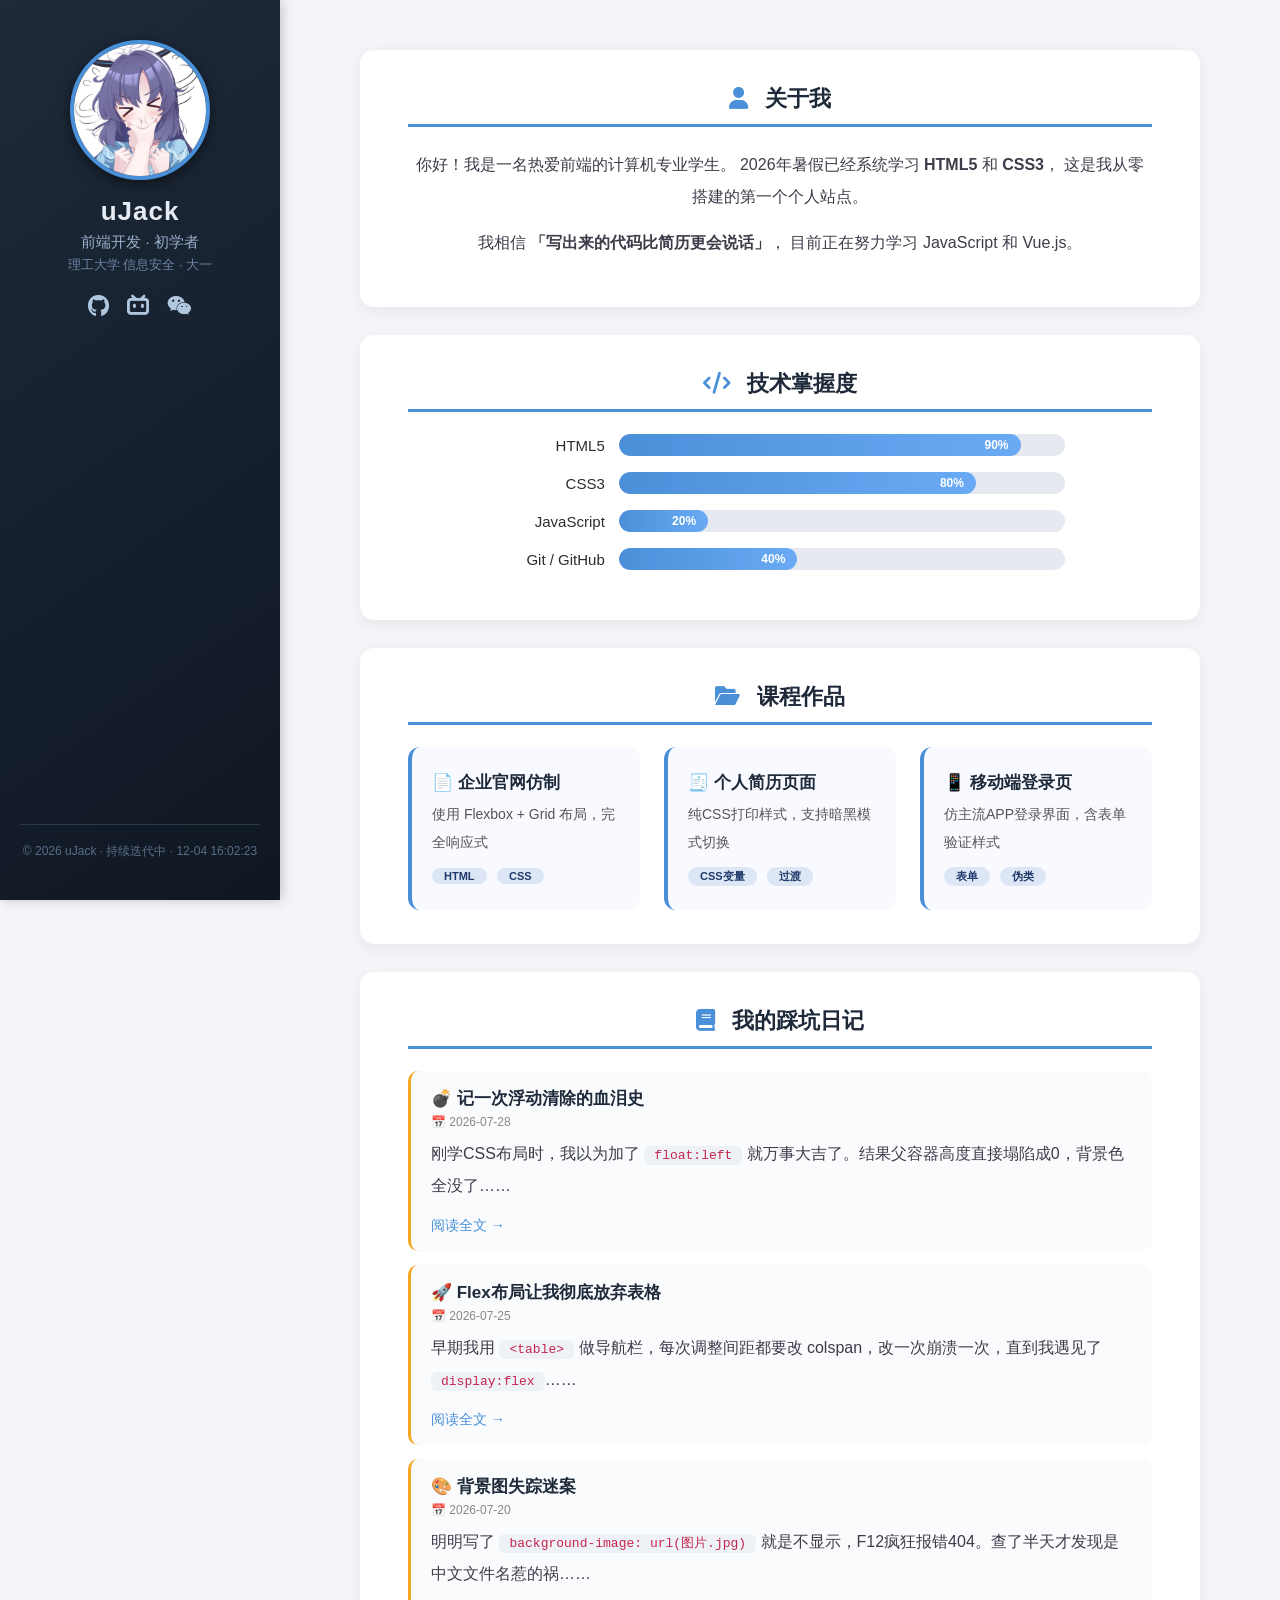
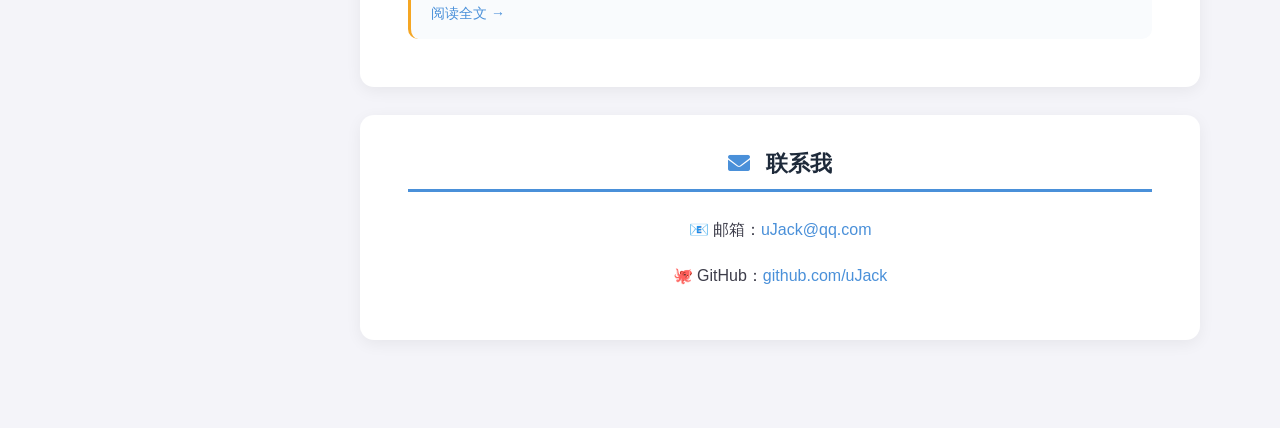
<file: index.html>
<!DOCTYPE html>
<html lang="zh-CN">
<head>
    <meta charset="UTF-8" />
    <meta name="viewport" content="width=device-width, initial-scale=1.0" />
    <title>uJack | 前端开发初学者</title>
    <!-- 引入外部CSS -->
    <link rel="stylesheet" href="style.css" />
    <!-- 引入Font Awesome图标库（免费图标） -->
    <link rel="stylesheet" href="https://cdnjs.cloudflare.com/ajax/libs/font-awesome/6.0.0-beta3/css/all.min.css" />
</head>
<body>

    <!-- ========== 左侧边栏（固定不动） ========== -->
    <header id="sidebar">
        <div class="avatar">
            <!-- 把 avatar.jpg 放在同目录下，或改成你的图片链接 -->
            <img src="avatar.jpg" alt="我的头像" />
        </div>
        <h1>uJack</h1>
        <p class="subtitle">前端开发 · 初学者</p>
        <p class="bio">理工大学 信息安全 · 大一</p>

        <!-- 社交链接（换成你的真实账号） -->
        <ul class="social-links">
            <li><a href="https://github.com/jiang9wen4jie" target="_blank"><i class="fab fa-github"></i></a></li>
            <li><a href="#" target="_blank"><i class="fab fa-bilibili"></i></a></li>
            <li><a href="images/wechat.jpg" target="_blank"><i class="fab fa-weixin"></i></a></li>
        </ul>

        <!-- 底部版权 -->
       <footer class="sidebar-footer">
    <p id="footer-time"></p>
</footer>
    </header>

    <!-- ========== 右侧主内容（可滚动） ========== -->
    <main id="main-content">

        <!-- 区段1：关于我 -->
        <section class="section">
            <h2><i class="fas fa-user"></i> 关于我</h2>
            <p>
                你好！我是一名热爱前端的计算机专业学生。
                2026年暑假已经系统学习 <strong>HTML5</strong> 和 <strong>CSS3</strong>，
                这是我从零搭建的第一个个人站点。
            </p>
            <p>
                我相信 <strong>「写出来的代码比简历更会说话」</strong>，
                目前正在努力学习 JavaScript 和 Vue.js。
            </p>
        </section>

        <!-- 区段2：技能进度条（HR最爱看！） -->
        <section class="section">
            <h2><i class="fas fa-code"></i> 技术掌握度</h2>
            <div class="skill">
                <span class="skill-name">HTML5</span>
                <div class="progress-bar"><div class="progress-fill" style="width:90%;">90%</div></div>
            </div>
            <div class="skill">
                <span class="skill-name">CSS3</span>
                <div class="progress-bar"><div class="progress-fill" style="width:80%;">80%</div></div>
            </div>
            <div class="skill">
                <span class="skill-name">JavaScript</span>
                <div class="progress-bar"><div class="progress-fill" style="width:20%;">20%</div></div>
            </div>
            <div class="skill">
                <span class="skill-name">Git / GitHub</span>
                <div class="progress-bar"><div class="progress-fill" style="width:40%;">40%</div></div>
            </div>
        </section>

        <!-- 区段3：作品集（核心说服力） -->
        <section class="section">
            <h2><i class="fas fa-folder-open"></i> 课程作品</h2>
            <div class="project-grid">
                <div class="project-card">
                    <h3>📄 企业官网仿制</h3>
                    <p>使用 Flexbox + Grid 布局，完全响应式</p>
                    <span class="tag">HTML</span>
                    <span class="tag">CSS</span>
                </div>
                <div class="project-card">
                    <h3>🧾 个人简历页面</h3>
                    <p>纯CSS打印样式，支持暗黑模式切换</p>
                    <span class="tag">CSS变量</span>
                    <span class="tag">过渡</span>
                </div>
                <div class="project-card">
                    <h3>📱 移动端登录页</h3>
                    <p>仿主流APP登录界面，含表单验证样式</p>
                    <span class="tag">表单</span>
                    <span class="tag">伪类</span>
                </div>
            </div>
        </section>

<!-- 区段4：踩坑日记（杀手锏！） -->
<section class="section">
    <h2><i class="fas fa-book"></i> 我的踩坑日记</h2>

    <article class="diary-entry">
        <h3>💣 记一次浮动清除的血泪史</h3>
        <p class="date">📅 2026-07-28</p>
        <p>刚学CSS布局时，我以为加了 <code>float:left</code> 就万事大吉了。结果父容器高度直接塌陷成0，背景色全没了……</p>
        <a href="diary1.html">阅读全文 →</a>   <!-- 👈 删掉了 target="_blank" -->
    </article>

    <article class="diary-entry">
        <h3>🚀 Flex布局让我彻底放弃表格</h3>
        <p class="date">📅 2026-07-25</p>
        <p>早期我用 <code>&lt;table&gt;</code> 做导航栏，每次调整间距都要改 colspan，改一次崩溃一次，直到我遇见了 <code>display:flex</code>……</p>
        <a href="diary2.html">阅读全文 →</a>   <!-- 👈 删掉了 target="_blank" -->
    </article>

    <article class="diary-entry">
        <h3>🎨 背景图失踪迷案</h3>
        <p class="date">📅 2026-07-20</p>
        <p>明明写了 <code>background-image: url(图片.jpg)</code> 就是不显示，F12疯狂报错404。查了半天才发现是中文文件名惹的祸……</p>
        <a href="diary3.html">阅读全文 →</a>   <!-- 👈 删掉了 target="_blank" -->
    </article>
</section>

        <!-- 区段5：联系我（展示诚意） -->
        <section class="section">
            <h2><i class="fas fa-envelope"></i> 联系我</h2>
            <p>📧 邮箱：<a href="https://mail.qq.com/cgi-bin/qm_share?t=qm_mailme&email=jwj19955068142@qq.com" target="_blank">uJack@qq.com</a></p>
            <p>🐙 GitHub：<a href="https://github.com/jiang9wen4jie" target="_blank">github.com/uJack</a></p>
        </section>

    </main>
<script>
    // 获取当前北京时间并显示在页脚
    function updateTime() {
        const now = new Date();
        const year = now.getFullYear();
        const month = String(now.getMonth() + 1).padStart(2, '0');
        const day = String(now.getDate()).padStart(2, '0');
        const hours = String(now.getHours()).padStart(2, '0');
        const minutes = String(now.getMinutes()).padStart(2, '0');
        const seconds = String(now.getSeconds()).padStart(2, '0');

        const timeStr = `© ${year} uJack · 持续迭代中 · ${month}-${day} ${hours}:${minutes}:${seconds}`;
        document.getElementById('footer-time').textContent = timeStr;
    }

    // 页面加载时立即显示一次
    updateTime();

    // 每秒更新一次（让秒数走起来）
    setInterval(updateTime, 1000);
</script>
</body>
</html>
</file>
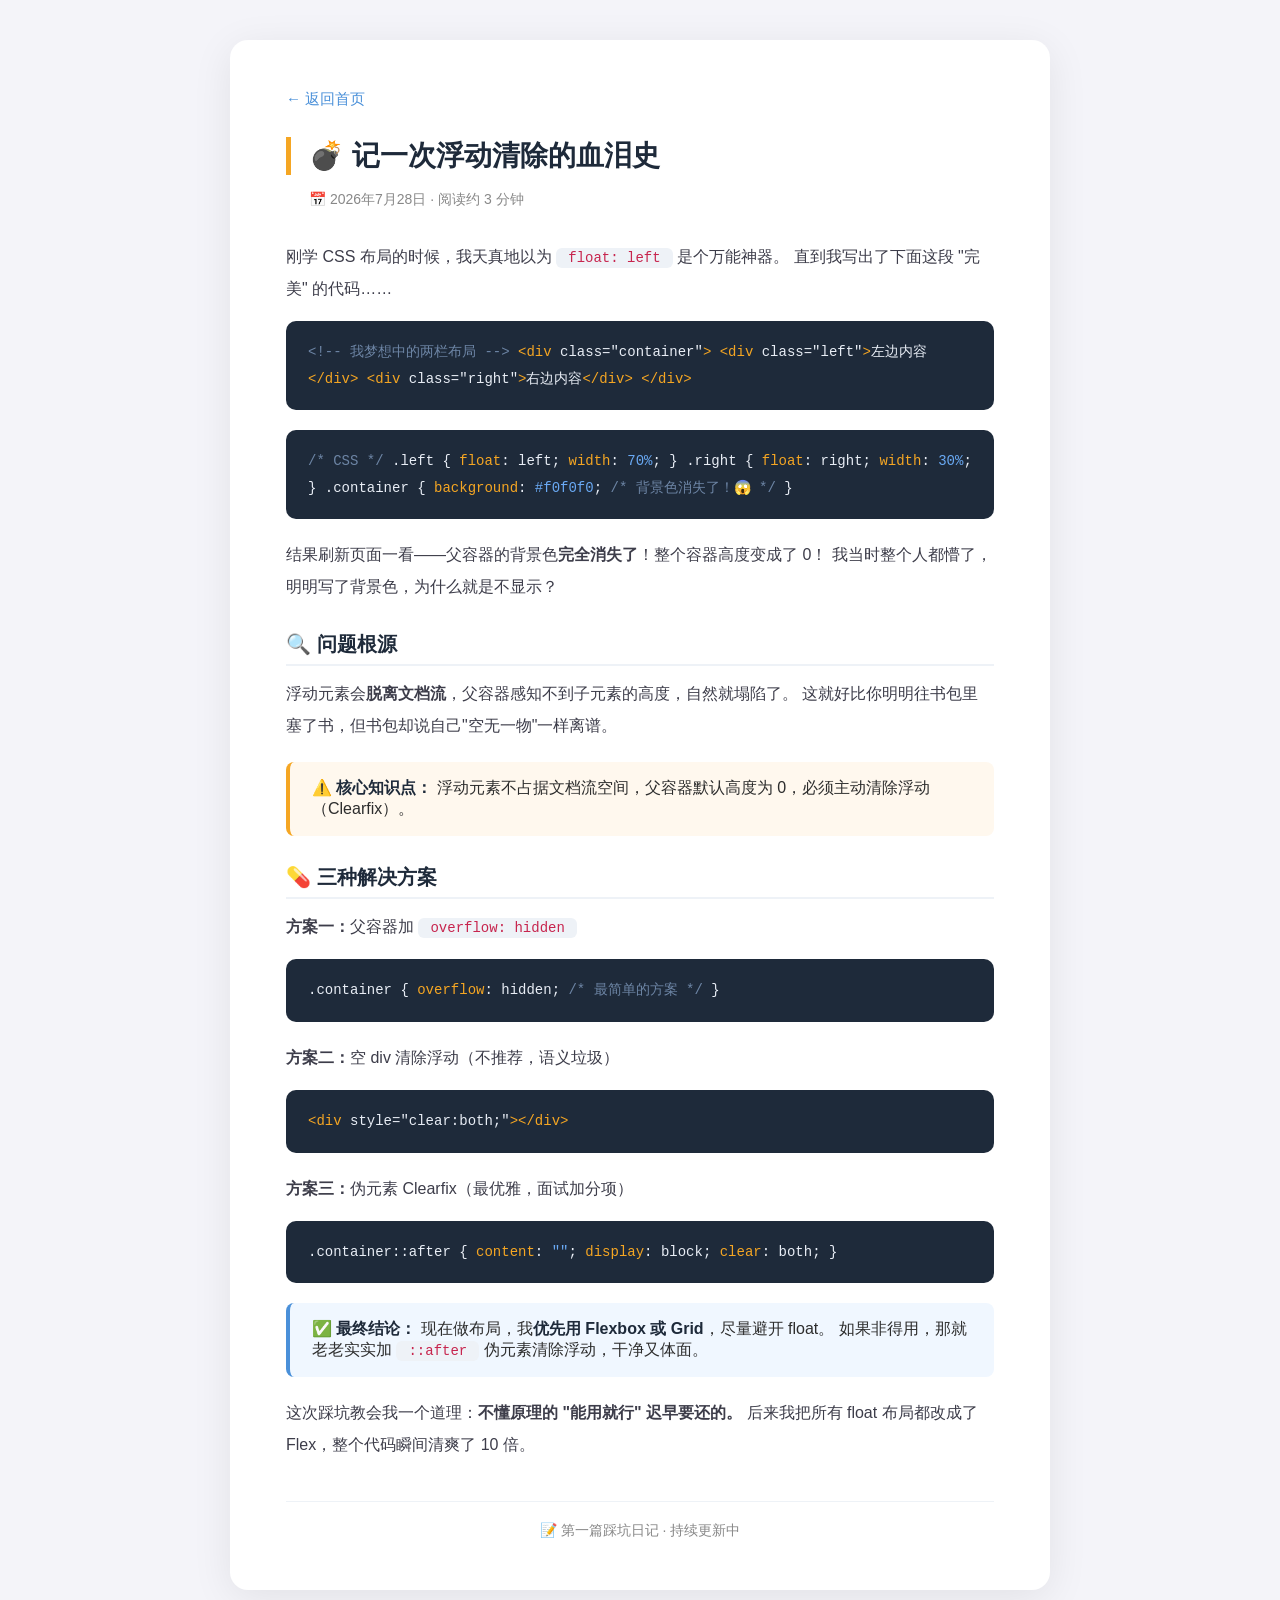
<file: diary1.html>
<!DOCTYPE html>
<html lang="zh-CN">
<head>
    <meta charset="UTF-8" />
    <meta name="viewport" content="width=device-width, initial-scale=1.0" />
    <title>踩坑日记：浮动清除血泪史</title>
    <style>
        /* ===== 全局样式 ===== */
        * {
            margin: 0;
            padding: 0;
            box-sizing: border-box;
        }

        body {
            font-family: "Segoe UI", Roboto, "Helvetica Neue", sans-serif;
            background-color: #f4f4f9;
            color: #2d2d2d;
            min-height: 100vh;
            display: flex;
            justify-content: center;
            padding: 40px 20px;
        }

        .diary-container {
            max-width: 820px;
            width: 100%;
            background: white;
            border-radius: 18px;
            padding: 50px 56px;
            box-shadow: 0 8px 40px rgba(0, 0, 0, 0.08);
            position: relative;
        }

        /* 返回按钮 */
        .back-link {
            display: inline-block;
            margin-bottom: 28px;
            color: #4a90d9;
            text-decoration: none;
            font-weight: 500;
            font-size: 15px;
            transition: color 0.2s;
        }

        .back-link:hover {
            color: #2a6fb0;
            text-decoration: underline;
        }

        .diary-container h1 {
            font-size: 28px;
            color: #1e2a3a;
            border-left: 5px solid #f5a623;
            padding-left: 18px;
            margin-bottom: 10px;
        }

        .diary-container .date {
            color: #888;
            font-size: 14px;
            margin-bottom: 28px;
            padding-left: 23px;
        }

        .diary-container h2 {
            font-size: 20px;
            color: #1e2a3a;
            margin: 28px 0 12px 0;
            padding-bottom: 6px;
            border-bottom: 2px solid #eef2f7;
        }

        .diary-container p {
            line-height: 2;
            font-size: 16px;
            color: #3d3d4a;
            margin-bottom: 16px;
        }

        .diary-container code {
            background: #eef2f7;
            padding: 2px 12px;
            border-radius: 6px;
            font-size: 14px;
            color: #c7254e;
            font-family: "Fira Code", monospace;
        }

        .diary-container .code-block {
            background: #1e2a3a;
            color: #e8edf5;
            padding: 18px 22px;
            border-radius: 10px;
            font-family: "Fira Code", monospace;
            font-size: 14px;
            line-height: 1.9;
            overflow-x: auto;
            margin: 16px 0 20px 0;
        }

        .diary-container .code-block .comment {
            color: #6d85a5;
        }

        .diary-container .code-block .keyword {
            color: #f5a623;
        }

        .diary-container .code-block .string {
            color: #6aaaf5;
        }

        .diary-container .tip-box {
            background: #f0f7ff;
            border-left: 4px solid #4a90d9;
            padding: 16px 22px;
            border-radius: 8px;
            margin: 20px 0;
        }

        .diary-container .tip-box strong {
            color: #1e2a3a;
        }

        .diary-container .tip-box.warning {
            background: #fff8ee;
            border-left-color: #f5a623;
        }

        .diary-footer {
            margin-top: 40px;
            padding-top: 20px;
            border-top: 1px solid #eef2f7;
            text-align: center;
            font-size: 14px;
            color: #888;
        }

        /* ===== 手机适配 ===== */
        @media (max-width: 768px) {
            body {
                padding: 16px 12px;
            }
            .diary-container {
                padding: 28px 20px;
                border-radius: 12px;
            }
            .diary-container h1 {
                font-size: 22px;
                padding-left: 14px;
            }
            .diary-container p {
                font-size: 15px;
            }
            .diary-container .code-block {
                font-size: 12px;
                padding: 14px 16px;
            }
        }

        @media (max-width: 400px) {
            .diary-container {
                padding: 20px 14px;
            }
            .diary-container h1 {
                font-size: 19px;
            }
        }
    </style>
</head>
<body>

    <div class="diary-container">

        <!-- 返回首页 -->
        <a href="index.html" class="back-link">← 返回首页</a>

        <!-- 标题 -->
        <h1>💣 记一次浮动清除的血泪史</h1>
        <p class="date">📅 2026年7月28日 · 阅读约 3 分钟</p>

        <!-- 正文 -->
        <p>
            刚学 CSS 布局的时候，我天真地以为 <code>float: left</code> 是个万能神器。
            直到我写出了下面这段 "完美" 的代码……
        </p>

        <div class="code-block">
            <span class="comment">&lt;!-- 我梦想中的两栏布局 --&gt;</span>
            <span class="keyword">&lt;div</span> class="container"<span class="keyword">&gt;</span>
                <span class="keyword">&lt;div</span> class="left"<span class="keyword">&gt;</span>左边内容<span class="keyword">&lt;/div&gt;</span>
                <span class="keyword">&lt;div</span> class="right"<span class="keyword">&gt;</span>右边内容<span class="keyword">&lt;/div&gt;</span>
            <span class="keyword">&lt;/div&gt;</span>
        </div>

        <div class="code-block">
            <span class="comment">/* CSS */</span>
            .left {
                <span class="keyword">float</span>: left;
                <span class="keyword">width</span>: <span class="string">70%</span>;
            }
            .right {
                <span class="keyword">float</span>: right;
                <span class="keyword">width</span>: <span class="string">30%</span>;
            }
            .container {
                <span class="keyword">background</span>: <span class="string">#f0f0f0</span>;
                <span class="comment">/* 背景色消失了！😱 */</span>
            }
        </div>

        <p>
            结果刷新页面一看——父容器的背景色<strong>完全消失了</strong>！整个容器高度变成了 0！
            我当时整个人都懵了，明明写了背景色，为什么就是不显示？
        </p>

        <h2>🔍 问题根源</h2>
        <p>
            浮动元素会<strong>脱离文档流</strong>，父容器感知不到子元素的高度，自然就塌陷了。
            这就好比你明明往书包里塞了书，但书包却说自己"空无一物"一样离谱。
        </p>

        <div class="tip-box warning">
            <strong>⚠️ 核心知识点：</strong>
            浮动元素不占据文档流空间，父容器默认高度为 0，必须主动清除浮动（Clearfix）。
        </div>

        <h2>💊 三种解决方案</h2>

        <p><strong>方案一：</strong>父容器加 <code>overflow: hidden</code></p>
        <div class="code-block">
            .container {
                <span class="keyword">overflow</span>: hidden;  <span class="comment">/* 最简单的方案 */</span>
            }
        </div>

        <p><strong>方案二：</strong>空 div 清除浮动（不推荐，语义垃圾）</p>
        <div class="code-block">
            <span class="keyword">&lt;div</span> style="clear:both;"<span class="keyword">&gt;&lt;/div&gt;</span>
        </div>

        <p><strong>方案三：</strong>伪元素 Clearfix（最优雅，面试加分项）</p>
        <div class="code-block">
            .container::after {
                <span class="keyword">content</span>: <span class="string">""</span>;
                <span class="keyword">display</span>: block;
                <span class="keyword">clear</span>: both;
            }
        </div>

        <div class="tip-box">
            <strong>✅ 最终结论：</strong>
            现在做布局，我<strong>优先用 Flexbox 或 Grid</strong>，尽量避开 float。
            如果非得用，那就老老实实加 <code>::after</code> 伪元素清除浮动，干净又体面。
        </div>

        <p>
            这次踩坑教会我一个道理：<strong>不懂原理的 "能用就行" 迟早要还的。</strong>
            后来我把所有 float 布局都改成了 Flex，整个代码瞬间清爽了 10 倍。
        </p>

        <!-- 底部 -->
        <div class="diary-footer">
            📝 第一篇踩坑日记 · 持续更新中
        </div>

    </div>

</body>
</html>
</file>
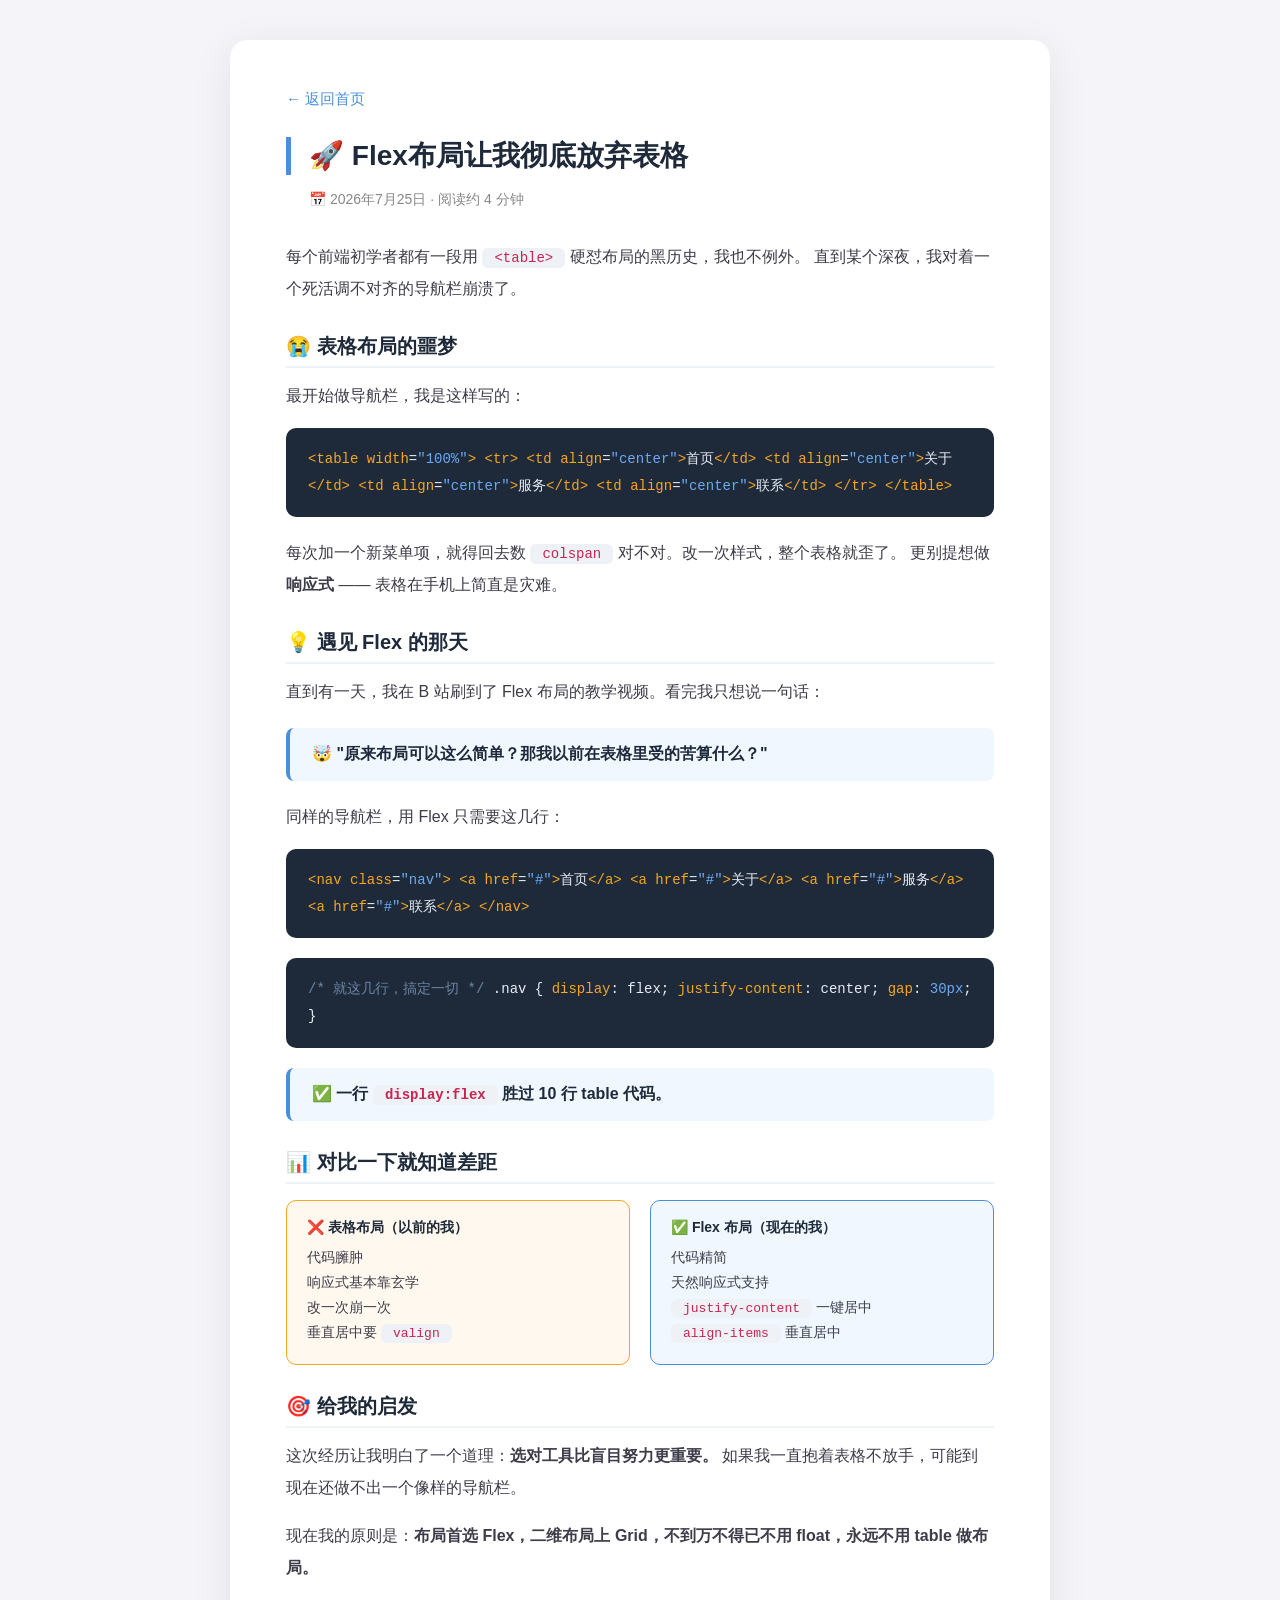
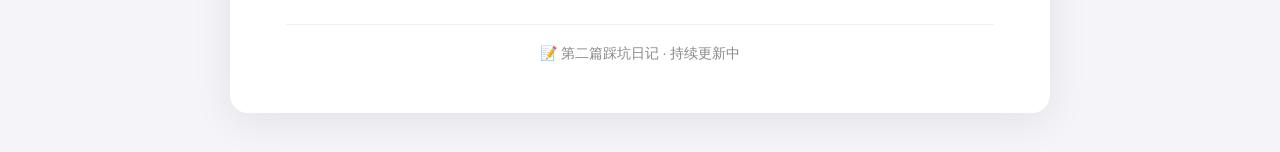
<file: diary2.html>
<!DOCTYPE html>
<html lang="zh-CN">
<head>
    <meta charset="UTF-8" />
    <meta name="viewport" content="width=device-width, initial-scale=1.0" />
    <title>踩坑日记：Flex布局翻身记</title>
    <style>
        /* 复用 diary1 的样式，这里完整拷贝一遍 */
        * {
            margin: 0;
            padding: 0;
            box-sizing: border-box;
        }

        body {
            font-family: "Segoe UI", Roboto, "Helvetica Neue", sans-serif;
            background-color: #f4f4f9;
            color: #2d2d2d;
            min-height: 100vh;
            display: flex;
            justify-content: center;
            padding: 40px 20px;
        }

        .diary-container {
            max-width: 820px;
            width: 100%;
            background: white;
            border-radius: 18px;
            padding: 50px 56px;
            box-shadow: 0 8px 40px rgba(0, 0, 0, 0.08);
        }

        .back-link {
            display: inline-block;
            margin-bottom: 28px;
            color: #4a90d9;
            text-decoration: none;
            font-weight: 500;
            font-size: 15px;
        }

        .back-link:hover {
            color: #2a6fb0;
            text-decoration: underline;
        }

        .diary-container h1 {
            font-size: 28px;
            color: #1e2a3a;
            border-left: 5px solid #4a90d9;
            padding-left: 18px;
            margin-bottom: 10px;
        }

        .diary-container .date {
            color: #888;
            font-size: 14px;
            margin-bottom: 28px;
            padding-left: 23px;
        }

        .diary-container h2 {
            font-size: 20px;
            color: #1e2a3a;
            margin: 28px 0 12px 0;
            padding-bottom: 6px;
            border-bottom: 2px solid #eef2f7;
        }

        .diary-container p {
            line-height: 2;
            font-size: 16px;
            color: #3d3d4a;
            margin-bottom: 16px;
        }

        .diary-container code {
            background: #eef2f7;
            padding: 2px 12px;
            border-radius: 6px;
            font-size: 14px;
            color: #c7254e;
            font-family: "Fira Code", monospace;
        }

        .diary-container .code-block {
            background: #1e2a3a;
            color: #e8edf5;
            padding: 18px 22px;
            border-radius: 10px;
            font-family: "Fira Code", monospace;
            font-size: 14px;
            line-height: 1.9;
            overflow-x: auto;
            margin: 16px 0 20px 0;
        }

        .diary-container .code-block .comment {
            color: #6d85a5;
        }
        .diary-container .code-block .keyword {
            color: #f5a623;
        }
        .diary-container .code-block .string {
            color: #6aaaf5;
        }

        .diary-container .tip-box {
            background: #f0f7ff;
            border-left: 4px solid #4a90d9;
            padding: 16px 22px;
            border-radius: 8px;
            margin: 20px 0;
        }

        .diary-container .tip-box strong {
            color: #1e2a3a;
        }

        .diary-footer {
            margin-top: 40px;
            padding-top: 20px;
            border-top: 1px solid #eef2f7;
            text-align: center;
            font-size: 14px;
            color: #888;
        }

        .compare-grid {
            display: grid;
            grid-template-columns: 1fr 1fr;
            gap: 20px;
            margin: 16px 0 20px 0;
        }

        .compare-box {
            background: #f8faff;
            border-radius: 10px;
            padding: 18px 20px;
            border: 1px solid #e6e9f0;
        }

        .compare-box.bad {
            border-color: #f5a623;
            background: #fff8ee;
        }

        .compare-box.good {
            border-color: #4a90d9;
            background: #f0f7ff;
        }

        .compare-box h4 {
            font-size: 14px;
            margin-bottom: 8px;
            color: #1e2a3a;
        }

        .compare-box code {
            font-size: 13px;
        }

        @media (max-width: 768px) {
            body {
                padding: 16px 12px;
            }
            .diary-container {
                padding: 28px 20px;
                border-radius: 12px;
            }
            .diary-container h1 {
                font-size: 22px;
                padding-left: 14px;
            }
            .diary-container p {
                font-size: 15px;
            }
            .diary-container .code-block {
                font-size: 12px;
                padding: 14px 16px;
            }
            .compare-grid {
                grid-template-columns: 1fr;
            }
        }

        @media (max-width: 400px) {
            .diary-container {
                padding: 20px 14px;
            }
            .diary-container h1 {
                font-size: 19px;
            }
        }
    </style>
</head>
<body>

    <div class="diary-container">

        <a href="index.html" class="back-link">← 返回首页</a>

        <h1>🚀 Flex布局让我彻底放弃表格</h1>
        <p class="date">📅 2026年7月25日 · 阅读约 4 分钟</p>

        <p>
            每个前端初学者都有一段用 <code>&lt;table&gt;</code> 硬怼布局的黑历史，我也不例外。
            直到某个深夜，我对着一个死活调不对齐的导航栏崩溃了。
        </p>

        <h2>😭 表格布局的噩梦</h2>
        <p>
            最开始做导航栏，我是这样写的：
        </p>

        <div class="code-block">
            <span class="keyword">&lt;table</span> <span class="keyword">width</span>=<span class="string">"100%"</span><span class="keyword">&gt;</span>
                <span class="keyword">&lt;tr&gt;</span>
                    <span class="keyword">&lt;td</span> <span class="keyword">align</span>=<span class="string">"center"</span><span class="keyword">&gt;</span>首页<span class="keyword">&lt;/td&gt;</span>
                    <span class="keyword">&lt;td</span> <span class="keyword">align</span>=<span class="string">"center"</span><span class="keyword">&gt;</span>关于<span class="keyword">&lt;/td&gt;</span>
                    <span class="keyword">&lt;td</span> <span class="keyword">align</span>=<span class="string">"center"</span><span class="keyword">&gt;</span>服务<span class="keyword">&lt;/td&gt;</span>
                    <span class="keyword">&lt;td</span> <span class="keyword">align</span>=<span class="string">"center"</span><span class="keyword">&gt;</span>联系<span class="keyword">&lt;/td&gt;</span>
                <span class="keyword">&lt;/tr&gt;</span>
            <span class="keyword">&lt;/table&gt;</span>
        </div>

        <p>
            每次加一个新菜单项，就得回去数 <code>colspan</code> 对不对。改一次样式，整个表格就歪了。
            更别提想做 <strong>响应式</strong> —— 表格在手机上简直是灾难。
        </p>

        <h2>💡 遇见 Flex 的那天</h2>
        <p>
            直到有一天，我在 B 站刷到了 Flex 布局的教学视频。看完我只想说一句话：
        </p>

        <div class="tip-box">
            <strong>🤯 "原来布局可以这么简单？那我以前在表格里受的苦算什么？"</strong>
        </div>

        <p>
            同样的导航栏，用 Flex 只需要这几行：
        </p>

        <div class="code-block">
            <span class="keyword">&lt;nav</span> <span class="keyword">class</span>=<span class="string">"nav"</span><span class="keyword">&gt;</span>
                <span class="keyword">&lt;a</span> <span class="keyword">href</span>=<span class="string">"#"</span><span class="keyword">&gt;</span>首页<span class="keyword">&lt;/a&gt;</span>
                <span class="keyword">&lt;a</span> <span class="keyword">href</span>=<span class="string">"#"</span><span class="keyword">&gt;</span>关于<span class="keyword">&lt;/a&gt;</span>
                <span class="keyword">&lt;a</span> <span class="keyword">href</span>=<span class="string">"#"</span><span class="keyword">&gt;</span>服务<span class="keyword">&lt;/a&gt;</span>
                <span class="keyword">&lt;a</span> <span class="keyword">href</span>=<span class="string">"#"</span><span class="keyword">&gt;</span>联系<span class="keyword">&lt;/a&gt;</span>
            <span class="keyword">&lt;/nav&gt;</span>
        </div>

        <div class="code-block">
            <span class="comment">/* 就这几行，搞定一切 */</span>
            .nav {
                <span class="keyword">display</span>: flex;
                <span class="keyword">justify-content</span>: center;
                <span class="keyword">gap</span>: <span class="string">30px</span>;
            }
        </div>

        <div class="tip-box">
            <strong>✅ 一行 <code>display:flex</code> 胜过 10 行 table 代码。</strong>
        </div>

        <h2>📊 对比一下就知道差距</h2>

        <div class="compare-grid">
            <div class="compare-box bad">
                <h4>❌ 表格布局（以前的我）</h4>
                <p style="font-size:14px; line-height:1.8; margin-bottom:0;">
                    代码臃肿<br />
                    响应式基本靠玄学<br />
                    改一次崩一次<br />
                    垂直居中要 <code>valign</code>
                </p>
            </div>
            <div class="compare-box good">
                <h4>✅ Flex 布局（现在的我）</h4>
                <p style="font-size:14px; line-height:1.8; margin-bottom:0;">
                    代码精简<br />
                    天然响应式支持<br />
                    <code>justify-content</code> 一键居中<br />
                    <code>align-items</code> 垂直居中
                </p>
            </div>
        </div>

        <h2>🎯 给我的启发</h2>
        <p>
            这次经历让我明白了一个道理：<strong>选对工具比盲目努力更重要。</strong>
            如果我一直抱着表格不放手，可能到现在还做不出一个像样的导航栏。
        </p>
        <p>
            现在我的原则是：<strong>布局首选 Flex，二维布局上 Grid，不到万不得已不用 float，永远不用 table 做布局。</strong>
        </p>

        <div class="diary-footer">
            📝 第二篇踩坑日记 · 持续更新中
        </div>

    </div>

</body>
</html>
</file>
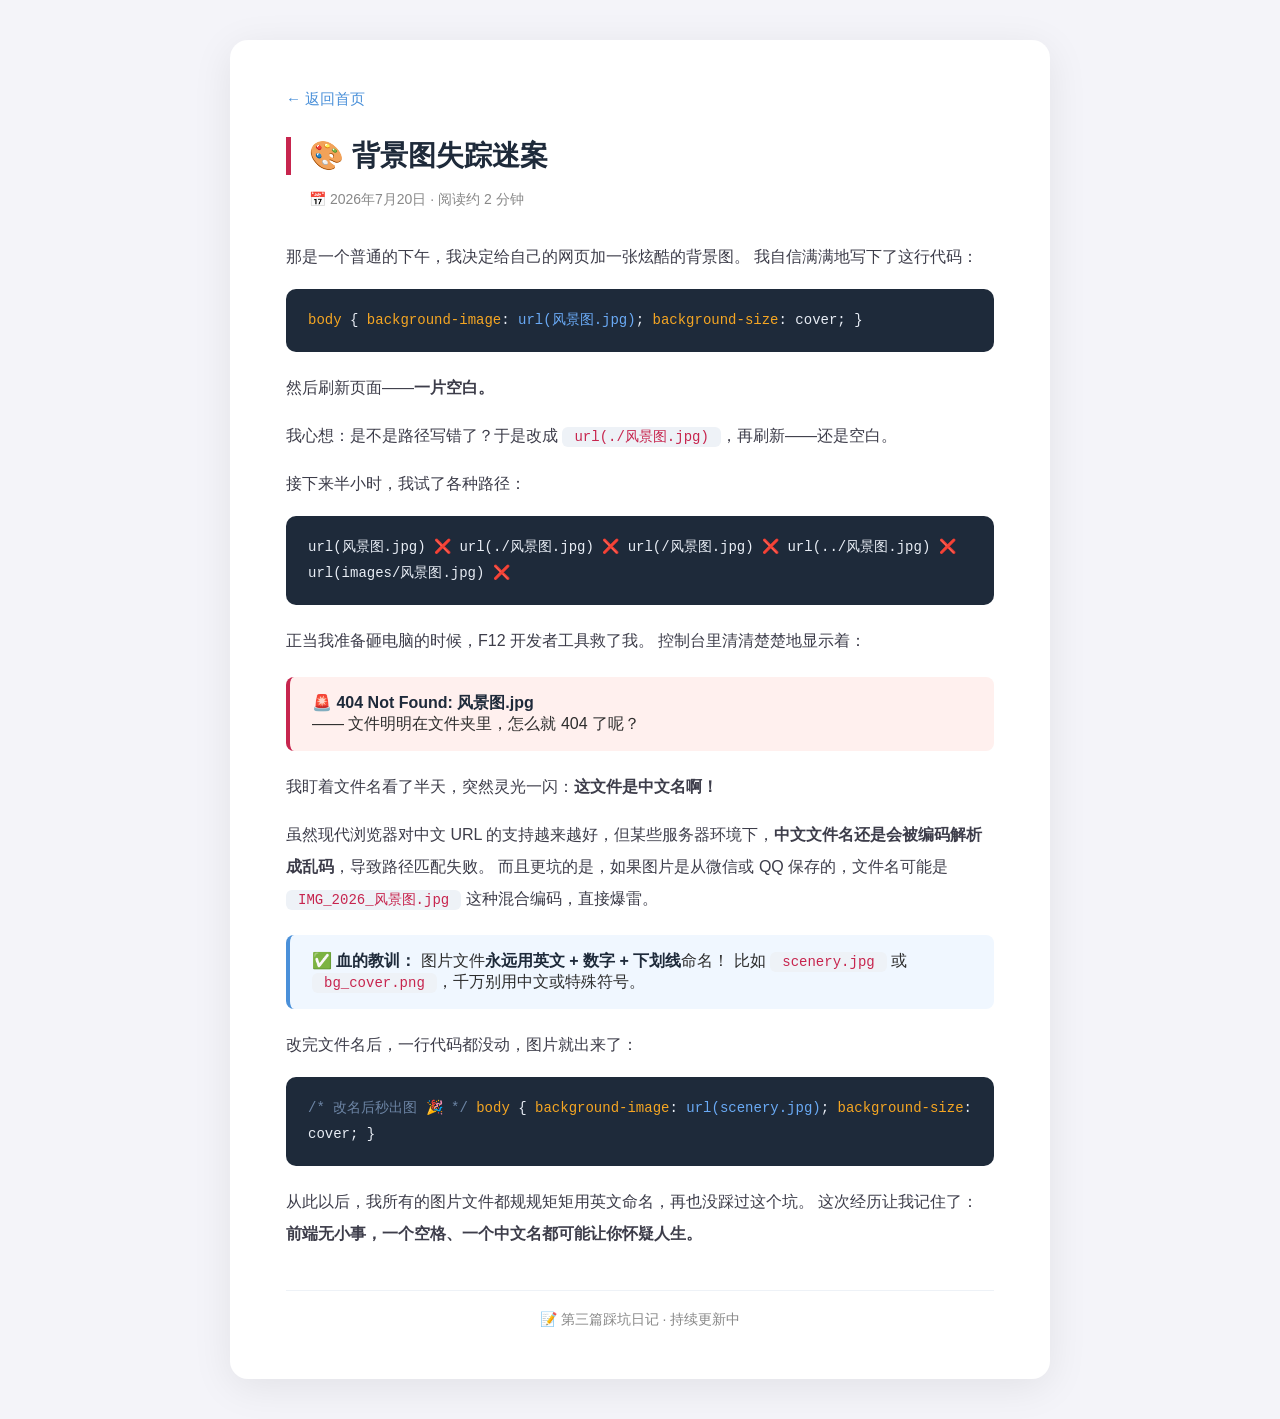
<file: diary3.html>
<!DOCTYPE html>
<html lang="zh-CN">
<head>
    <meta charset="UTF-8" />
    <meta name="viewport" content="width=device-width, initial-scale=1.0" />
    <title>踩坑日记：背景图失踪迷案</title>
    <style>
        /* 复用同样的样式，保持统一 */
        * {
            margin: 0;
            padding: 0;
            box-sizing: border-box;
        }

        body {
            font-family: "Segoe UI", Roboto, "Helvetica Neue", sans-serif;
            background-color: #f4f4f9;
            color: #2d2d2d;
            min-height: 100vh;
            display: flex;
            justify-content: center;
            padding: 40px 20px;
        }

        .diary-container {
            max-width: 820px;
            width: 100%;
            background: white;
            border-radius: 18px;
            padding: 50px 56px;
            box-shadow: 0 8px 40px rgba(0, 0, 0, 0.08);
        }

        .back-link {
            display: inline-block;
            margin-bottom: 28px;
            color: #4a90d9;
            text-decoration: none;
            font-weight: 500;
            font-size: 15px;
        }

        .back-link:hover {
            color: #2a6fb0;
            text-decoration: underline;
        }

        .diary-container h1 {
            font-size: 28px;
            color: #1e2a3a;
            border-left: 5px solid #c7254e;
            padding-left: 18px;
            margin-bottom: 10px;
        }

        .diary-container .date {
            color: #888;
            font-size: 14px;
            margin-bottom: 28px;
            padding-left: 23px;
        }

        .diary-container h2 {
            font-size: 20px;
            color: #1e2a3a;
            margin: 28px 0 12px 0;
            padding-bottom: 6px;
            border-bottom: 2px solid #eef2f7;
        }

        .diary-container p {
            line-height: 2;
            font-size: 16px;
            color: #3d3d4a;
            margin-bottom: 16px;
        }

        .diary-container code {
            background: #eef2f7;
            padding: 2px 12px;
            border-radius: 6px;
            font-size: 14px;
            color: #c7254e;
            font-family: "Fira Code", monospace;
        }

        .diary-container .code-block {
            background: #1e2a3a;
            color: #e8edf5;
            padding: 18px 22px;
            border-radius: 10px;
            font-family: "Fira Code", monospace;
            font-size: 14px;
            line-height: 1.9;
            overflow-x: auto;
            margin: 16px 0 20px 0;
        }

        .diary-container .code-block .comment {
            color: #6d85a5;
        }
        .diary-container .code-block .keyword {
            color: #f5a623;
        }
        .diary-container .code-block .string {
            color: #6aaaf5;
        }

        .diary-container .tip-box {
            background: #f0f7ff;
            border-left: 4px solid #4a90d9;
            padding: 16px 22px;
            border-radius: 8px;
            margin: 20px 0;
        }

        .diary-container .tip-box strong {
            color: #1e2a3a;
        }

        .diary-container .tip-box.danger {
            background: #fff0ee;
            border-left-color: #c7254e;
        }

        .diary-footer {
            margin-top: 40px;
            padding-top: 20px;
            border-top: 1px solid #eef2f7;
            text-align: center;
            font-size: 14px;
            color: #888;
        }

        @media (max-width: 768px) {
            body {
                padding: 16px 12px;
            }
            .diary-container {
                padding: 28px 20px;
                border-radius: 12px;
            }
            .diary-container h1 {
                font-size: 22px;
                padding-left: 14px;
            }
            .diary-container p {
                font-size: 15px;
            }
            .diary-container .code-block {
                font-size: 12px;
                padding: 14px 16px;
            }
        }

        @media (max-width: 400px) {
            .diary-container {
                padding: 20px 14px;
            }
            .diary-container h1 {
                font-size: 19px;
            }
        }
    </style>
</head>
<body>

    <div class="diary-container">

        <a href="index.html" class="back-link">← 返回首页</a>

        <h1>🎨 背景图失踪迷案</h1>
        <p class="date">📅 2026年7月20日 · 阅读约 2 分钟</p>

        <p>
            那是一个普通的下午，我决定给自己的网页加一张炫酷的背景图。
            我自信满满地写下了这行代码：
        </p>

        <div class="code-block">
            <span class="keyword">body</span> {
                <span class="keyword">background-image</span>: <span class="string">url(风景图.jpg)</span>;
                <span class="keyword">background-size</span>: cover;
            }
        </div>

        <p>
            然后刷新页面——<strong>一片空白。</strong>
        </p>

        <p>
            我心想：是不是路径写错了？于是改成 <code>url(./风景图.jpg)</code>，再刷新——还是空白。
        </p>

        <p>
            接下来半小时，我试了各种路径：
        </p>

        <div class="code-block">
            url(风景图.jpg)      <span class="comment">❌</span>
            url(./风景图.jpg)    <span class="comment">❌</span>
            url(/风景图.jpg)     <span class="comment">❌</span>
            url(../风景图.jpg)   <span class="comment">❌</span>
            url(images/风景图.jpg) <span class="comment">❌</span>
        </div>

        <p>
            正当我准备砸电脑的时候，F12 开发者工具救了我。
            控制台里清清楚楚地显示着：
        </p>

        <div class="tip-box danger">
            <strong>🚨 404 Not Found: 风景图.jpg</strong>
            <br />
            —— 文件明明在文件夹里，怎么就 404 了呢？
        </div>

        <p>
            我盯着文件名看了半天，突然灵光一闪：<strong>这文件是中文名啊！</strong>
        </p>

        <p>
            虽然现代浏览器对中文 URL 的支持越来越好，但某些服务器环境下，<strong>中文文件名还是会被编码解析成乱码</strong>，导致路径匹配失败。
            而且更坑的是，如果图片是从微信或 QQ 保存的，文件名可能是 <code>IMG_2026_风景图.jpg</code> 这种混合编码，直接爆雷。
        </p>

        <div class="tip-box">
            <strong>✅ 血的教训：</strong>
            图片文件<strong>永远用英文 + 数字 + 下划线</strong>命名！
            比如 <code>scenery.jpg</code> 或 <code>bg_cover.png</code>，千万别用中文或特殊符号。
        </div>

        <p>
            改完文件名后，一行代码都没动，图片就出来了：
        </p>

        <div class="code-block">
            <span class="comment">/* 改名后秒出图 🎉 */</span>
            <span class="keyword">body</span> {
                <span class="keyword">background-image</span>: <span class="string">url(scenery.jpg)</span>;
                <span class="keyword">background-size</span>: cover;
            }
        </div>

        <p>
            从此以后，我所有的图片文件都规规矩矩用英文命名，再也没踩过这个坑。
            这次经历让我记住了：<strong>前端无小事，一个空格、一个中文名都可能让你怀疑人生。</strong>
        </p>

        <div class="diary-footer">
            📝 第三篇踩坑日记 · 持续更新中
        </div>

    </div>

</body>
</html>
</file>
<file: style.css>
/* ========== 全局重置 ========== */
* {
    margin: 0;
    padding: 0;
    box-sizing: border-box;
}

body {
    font-family: "Segoe UI", Roboto, "Helvetica Neue", sans-serif;
    background-color: #f4f4f9;
    color: #2d2d2d;
    display: flex;
    min-height: 100vh;
}

/* ========== 左侧边栏（电脑端） ========== */
#sidebar {
    width: 280px;
    background: linear-gradient(145deg, #1e2a3a, #0f1722);
    color: #e8edf5;
    padding: 40px 20px;
    display: flex;
    flex-direction: column;
    align-items: center;
    text-align: center;
    position: fixed;
    top: 0;
    left: 0;
    height: 100vh;
    overflow-y: auto;
    box-shadow: 2px 0 12px rgba(0, 0, 0, 0.2);
    z-index: 100;
}

.avatar {
    width: 140px;
    height: 140px;
    flex-shrink: 0;
    border-radius: 50%;
    overflow: hidden;
    border: 4px solid #4a90d9;
    box-shadow: 0 4px 14px rgba(0, 0, 0, 0.5);
    margin-bottom: 16px;
}

.avatar img {
    width: 100%;
    height: 100%;
    object-fit: cover;
    display: block;
}

#sidebar h1 {
    font-size: 26px;
    font-weight: 600;
    letter-spacing: 1px;
    margin-bottom: 6px;
}

#sidebar .subtitle {
    font-size: 15px;
    color: #9aaec9;
    margin-bottom: 4px;
}

#sidebar .bio {
    font-size: 13px;
    color: #6d85a5;
    margin-bottom: 20px;
}

.social-links {
    list-style: none;
    display: flex;
    gap: 18px;
    margin-bottom: 30px;
    padding: 0;
}

.social-links a {
    color: #b0c7e0;
    font-size: 22px;
    transition: color 0.3s, transform 0.2s;
}

.social-links a:hover {
    color: #4a90d9;
    transform: translateY(-3px);
}

.sidebar-footer {
    margin-top: auto;
    font-size: 12px;
    color: #5a6f8a;
    border-top: 1px solid #2a3a4e;
    padding-top: 18px;
    width: 100%;
}

/* ========== 右侧主内容（电脑端） ========== */
#main-content {
    margin-left: 280px;
    padding: 50px 80px 60px 80px;
    flex: 1;
    max-width: 1200px;
}

.section {
    background: white;
    border-radius: 14px;
    padding: 34px 48px;
    margin-bottom: 28px;
    box-shadow: 0 4px 16px rgba(0, 0, 0, 0.06);
    transition: transform 0.2s, box-shadow 0.2s;
}

.section:hover {
    transform: translateY(-2px);
    box-shadow: 0 8px 28px rgba(0, 0, 0, 0.08);
}

.section h2 {
    font-size: 22px;
    font-weight: 600;
    margin-bottom: 22px;
    color: #1e2a3a;
    border-bottom: 3px solid #4a90d9;
    padding-bottom: 10px;
    text-align: center;
    display: block;
}

.section h2 i {
    color: #4a90d9;
    margin-right: 10px;
}

.section p {
    line-height: 2;
    margin-bottom: 14px;
    color: #3d3d4a;
    text-align: center;
    max-width: 800px;
    margin-left: auto;
    margin-right: auto;
}

.project-card p,
.diary-entry p {
    text-align: left;
    max-width: 100%;
    margin-left: 0;
    margin-right: 0;
}

/* ========== 技能进度条 ========== */
.skill {
    margin-bottom: 16px;
    display: flex;
    align-items: center;
    flex-wrap: wrap;
    justify-content: center;
}

.skill-name {
    display: inline-block;
    width: 110px;
    font-weight: 500;
    font-size: 15px;
    text-align: right;
    margin-right: 14px;
}

.progress-bar {
    display: inline-block;
    width: 60%;
    min-width: 180px;
    height: 22px;
    background: #e6e9f0;
    border-radius: 30px;
    overflow: hidden;
    vertical-align: middle;
}

.progress-fill {
    height: 100%;
    background: linear-gradient(90deg, #4a90d9, #6aaaf5);
    border-radius: 30px;
    color: white;
    font-size: 12px;
    line-height: 22px;
    text-align: right;
    padding-right: 12px;
    font-weight: 600;
    transition: width 0.8s ease;
}

/* ========== 作品卡片网格 ========== */
.project-grid {
    display: grid;
    grid-template-columns: repeat(auto-fit, minmax(220px, 1fr));
    gap: 24px;
    margin-top: 6px;
}

.project-card {
    background: #f8faff;
    padding: 24px 20px;
    border-radius: 12px;
    border-left: 4px solid #4a90d9;
    transition: 0.25s ease;
}

.project-card:hover {
    background: #edf4ff;
    transform: scale(1.01);
    box-shadow: 0 4px 12px rgba(74, 144, 217, 0.15);
}

.project-card h3 {
    font-size: 17px;
    margin-bottom: 6px;
    color: #1e2a3a;
}

.project-card p {
    font-size: 14px;
    color: #555;
    margin-bottom: 10px;
}

.tag {
    display: inline-block;
    background: #dce6f5;
    color: #1e3a6a;
    font-size: 11px;
    padding: 2px 12px;
    border-radius: 30px;
    font-weight: 600;
    margin-right: 6px;
}

/* ========== 踩坑日记 ========== */
.diary-entry {
    background: #f9fbfd;
    padding: 16px 20px;
    border-radius: 10px;
    margin-bottom: 14px;
    border-left: 3px solid #f5a623;
}

.diary-entry h3 {
    font-size: 17px;
    color: #1e2a3a;
}

.diary-entry .date {
    font-size: 12px;
    color: #888;
    margin-bottom: 4px;
}

.diary-entry code {
    background: #eef2f7;
    padding: 2px 10px;
    border-radius: 6px;
    font-size: 13px;
    color: #c7254e;
}

.diary-entry a {
    color: #4a90d9;
    text-decoration: none;
    font-weight: 500;
    font-size: 14px;
}

.diary-entry a:hover {
    text-decoration: underline;
}

/* ========== 联系区 ========== */
.section a {
    color: #4a90d9;
    text-decoration: none;
}
.section a:hover {
    text-decoration: underline;
}

#main-content .section:last-child p {
    text-align: center;
}

/* =========================================================
   📱 手机端独立样式 (宽度 ≤ 768px) 
   👉 核心改动：用 fixed 替代 sticky，确保固定效果
   ========================================================= */
@media (max-width: 768px) {

    /* ----- 侧边栏 → 固定在屏幕顶部（用 fixed！） ----- */
    #sidebar {
        position: fixed;            /* 用 fixed 替代 sticky，更可靠 */
        top: 0;
        left: 0;
        right: 0;
        z-index: 999;
        width: 100%;
        height: auto;
        flex-direction: row;
        flex-wrap: wrap;
        justify-content: center;
        align-items: center;
        padding: 6px 12px;
        box-shadow: 0 2px 20px rgba(0, 0, 0, 0.4);
        border-radius: 0;
        gap: 1px;
        background: linear-gradient(145deg, #1e2a3a, #0f1722);
    }

    .avatar {
        width: 50px;
        height: 50px;
        margin-bottom: 0;
        border-width: 3px;
        flex-shrink: 0;
        order: 0;
    }

    #sidebar h1 {
        font-size: 16px;
        width: 100%;
        margin-bottom: 0;
        order: 1;
    }

    #sidebar .subtitle {
        font-size: 11px;
        width: 100%;
        order: 2;
        margin-bottom: 0px;
    }

    #sidebar .bio {
        font-size: 10px;
        width: 100%;
        order: 3;
        margin-bottom: 2px;
    }

    .social-links {
        order: 4;
        margin-bottom: 0;
        gap: 20px;
    }

    .social-links a {
        font-size: 22px;
    }

    .sidebar-footer {
        display: none;
    }

    /* ----- 主内容区：用 padding-top 避开固定导航栏 ----- */
    #main-content {
        margin-left: 0;
        margin-top: 0;
        padding: 60px 14px 30px 14px;   /* 顶部留出导航栏高度 + 呼吸空间 */
        max-width: 100%;
        flex: 1;
    }

    .section {
        padding: 18px 16px;
        margin-bottom: 14px;
        border-radius: 10px;
    }

    .section h2 {
        font-size: 17px;
        margin-bottom: 14px;
        padding-bottom: 8px;
    }

    .section p {
        font-size: 14px;
        line-height: 1.8;
        text-align: left;
        max-width: 100%;
        margin-left: 0;
        margin-right: 0;
    }

    .skill {
        flex-direction: column;
        align-items: stretch;
        gap: 3px;
    }

    .skill-name {
        width: 100%;
        text-align: left;
        margin-right: 0;
        font-size: 14px;
    }

    .progress-bar {
        width: 100%;
        min-width: unset;
        height: 18px;
    }

    .progress-fill {
        font-size: 11px;
        line-height: 18px;
        padding-right: 10px;
    }

    .project-grid {
        grid-template-columns: 1fr;
        gap: 12px;
    }

    .project-card {
        padding: 16px 14px;
    }

    .project-card h3 {
        font-size: 15px;
    }

    .diary-entry {
        padding: 12px 14px;
    }

    .diary-entry h3 {
        font-size: 15px;
    }

    #main-content .section:last-child p {
        text-align: left;
        font-size: 14px;
    }
}

/* ========== 超小屏手机 (宽度 ≤ 400px) ========== */
@media (max-width: 400px) {
    #sidebar {
        padding: 6px 10px;
    }

    .avatar {
        width: 40px;
        height: 40px;
        border-width: 2px;
    }

    #sidebar h1 {
        font-size: 14px;
    }

    .social-links {
        gap: 8px;
    }

    .social-links a {
        font-size: 13px;
    }

    #main-content {
        padding: 85px 10px 20px 10px;
    }

    .section {
        padding: 14px 12px;
    }

    .section h2 {
        font-size: 15px;
    }
}
</file>
